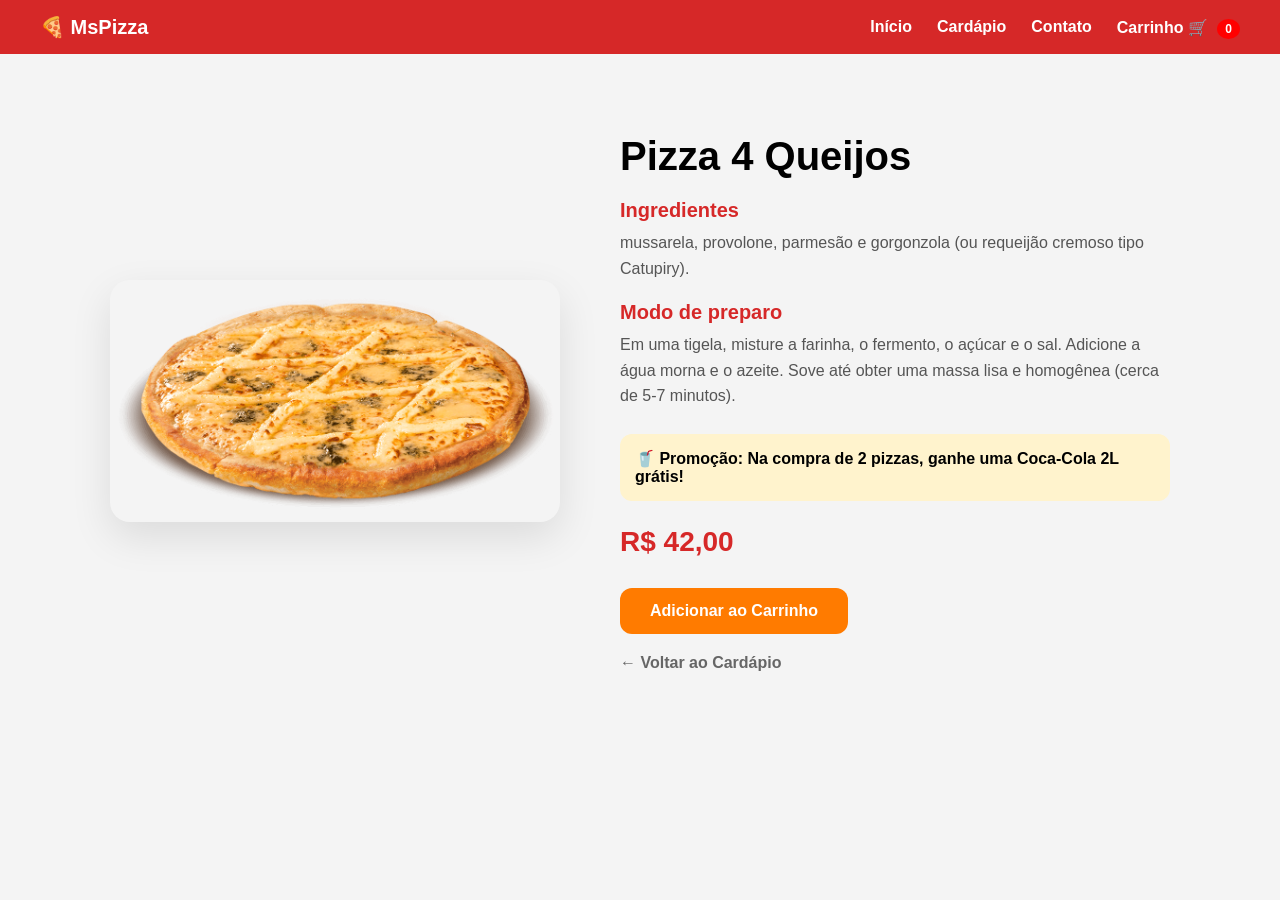
<file: 4queijos.html>
<!DOCTYPE html>
<html lang="pt-br">
<head>
    <meta charset="UTF-8">
    <title>Pizza 4 Queijos</title>
    <link rel="stylesheet" href="style.css">
</head>
<nav class="menu">
    <div class="logo">🍕 MsPizza</div>
    <ul>
        <li><a href="index.html">Início</a></li>
        <li><a href="cardapio.html">Cardápio</a></li>
        <li><a href="contato.html">Contato</a></li>
        <li>
            <a href="carrinho.php">
                Carrinho 🛒 <span id="badge" class="badge">0</span>
            </a>
        </li>
    </ul>
</nav>

<section class="detalhe-pizza">

    <div class="detalhe-img">
        <img src="imagens/quatro-queijos.png">
    </div>

    <div class="detalhe-info">
        <h1>Pizza 4 Queijos</h1>

        <h2>Ingredientes</h2>
        <p>mussarela, provolone, parmesão e gorgonzola 
        (ou requeijão cremoso tipo Catupiry). </p>

        <h2>Modo de preparo</h2>
        <p>Em uma tigela, misture a farinha, o fermento, 
        o açúcar e o sal. Adicione a água morna e o azeite. Sove 
        até obter uma massa lisa e homogênea (cerca de 5-7 minutos).</p>

        <div class="promo">
            🥤 Promoção: Na compra de 2 pizzas, ganhe uma Coca-Cola 2L grátis!
        </div>

        <div class="preco">R$ 42,00</div>

        <button class="botao-pizza"
            onclick="adicionarCarrinho('Pizza 4 Queijos', 42)">
            Adicionar ao Carrinho
        </button>

        <br>
        <a class="voltar" href="cardapio.html">← Voltar ao Cardápio</a>
    </div>

</section>


<script src="script.js"></script>
</body>
</html>
</body>
</html>
</file>
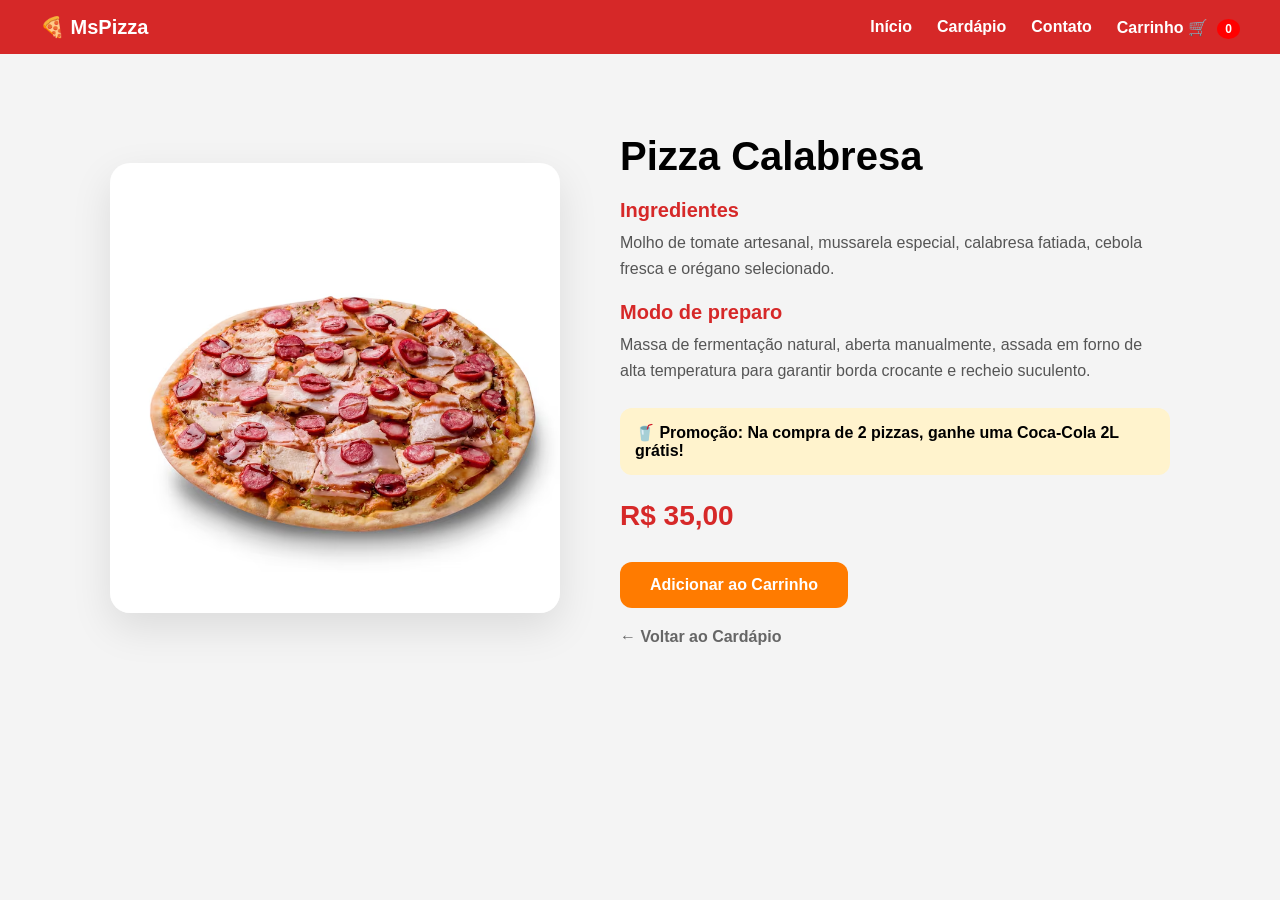
<file: calabresa.html>
<!DOCTYPE html>
<html lang="pt-br">
<head>
    <meta charset="UTF-8">
    <title>Pizza Calabresa</title>
    <link rel="stylesheet" href="style.css">
</head>
<body>

<nav class="menu">
    <div class="logo">🍕 MsPizza</div>
    <ul>
        <li><a href="index.html">Início</a></li>
        <li><a href="cardapio.html">Cardápio</a></li>
        <li><a href="contato.html">Contato</a></li>
        <li>
            <a href="carrinho.php">
                Carrinho 🛒 <span id="badge" class="badge">0</span>
            </a>
        </li>
    </ul>
</nav>

<section class="detalhe-pizza">

   <div class="detalhe-img">
        <img src="imagens/calabresa.jpg">
    </div>

    <div class="detalhe-info">
        <h1>Pizza Calabresa</h1>

        <h2>Ingredientes</h2>
        <p>Molho de tomate artesanal, mussarela especial,
        calabresa fatiada, cebola fresca e orégano selecionado.</p>

        <h2>Modo de preparo</h2>
        <p>Massa de fermentação natural, aberta manualmente,
        assada em forno de alta temperatura para garantir
        borda crocante e recheio suculento.</p>

        <div class="promo">
            🥤 Promoção: Na compra de 2 pizzas, ganhe uma Coca-Cola 2L grátis!
        </div>

        <div class="preco">R$ 35,00</div>

        <button class="botao-pizza"
            onclick="adicionarCarrinho('Pizza Calabresa', 35)">
            Adicionar ao Carrinho
        </button>

        <br>
        <a class="voltar" href="cardapio.html">← Voltar ao Cardápio</a>
    </div>

</section>

 
<script src="script.js"></script>
</body>
</html>
</file>
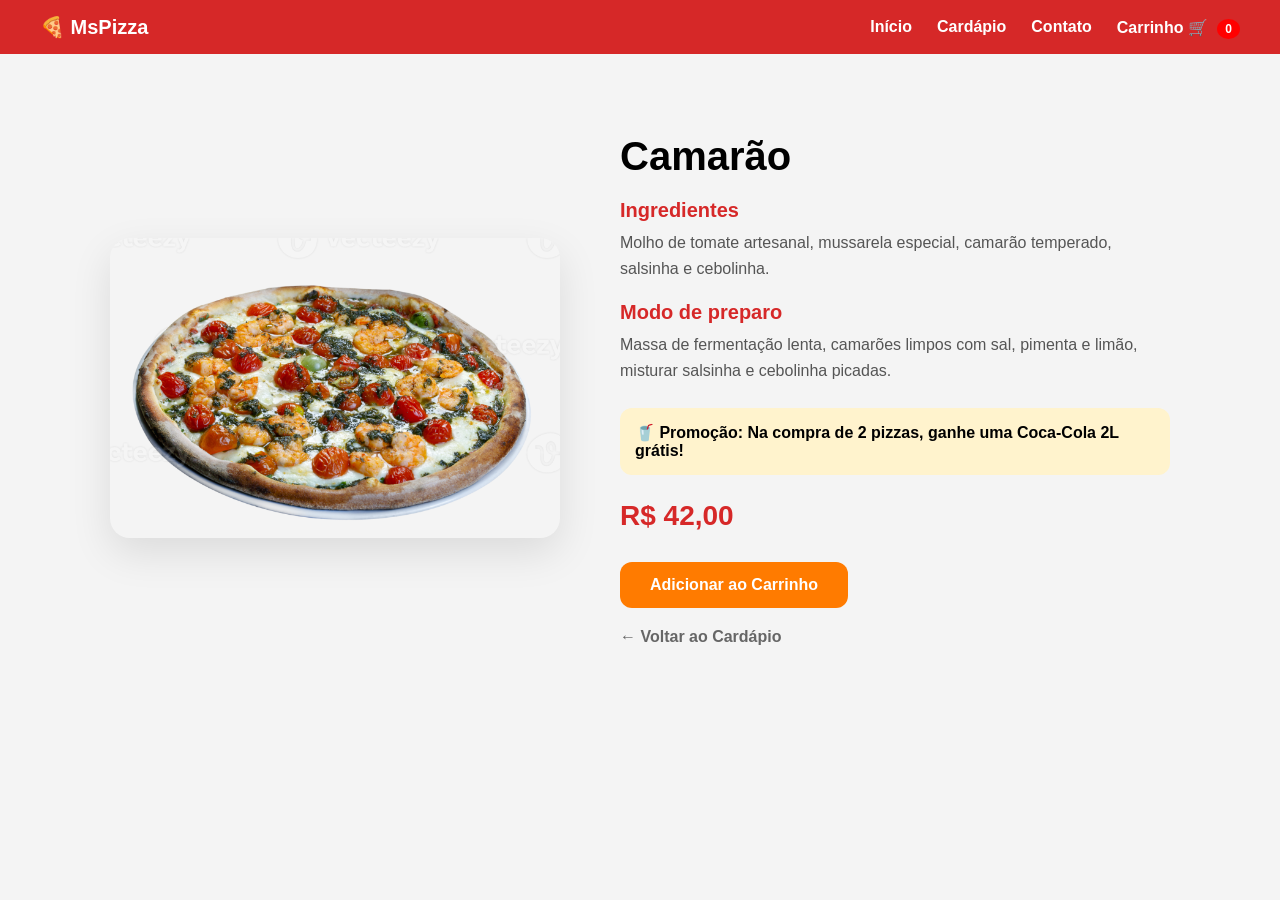
<file: camarao.html>
<!DOCTYPE html>
<html lang="pt-br">
<head>
    <meta charset="UTF-8">
    <title>Pizza Camarão</title>
    <link rel="stylesheet" href="style.css">
</head>
<body>

<nav class="menu">
    <div class="logo">🍕 MsPizza</div>
    <ul>
        <li><a href="index.html">Início</a></li>
        <li><a href="cardapio.html">Cardápio</a></li>
        <li><a href="contato.html">Contato</a></li>
        <li>
            <a href="carrinho.php">
                Carrinho 🛒 <span id="badge" class="badge">0</span>
            </a>
        </li>
    </ul>
</nav>

<section class="detalhe-pizza">

    <div class="detalhe-img">
        <img src="imagens/camarao.jpg">
    </div>

    <div class="detalhe-info">
        <h1>Camarão</h1>

        <h2>Ingredientes</h2>
        <p>Molho de tomate artesanal, mussarela especial,
        camarão temperado, salsinha e cebolinha.</p>

        <h2>Modo de preparo</h2>
        <p>Massa de fermentação lenta, camarões limpos 
        com sal, pimenta e limão, misturar salsinha e cebolinha picadas.</p>
        

        <div class="promo">
            🥤 Promoção: Na compra de 2 pizzas, ganhe uma Coca-Cola 2L grátis!
        </div>

        <div class="preco">R$ 42,00</div>

        <button class="botao-pizza"
            onclick="adicionarCarrinho('Camarão', 42)">
            Adicionar ao Carrinho
        </button>

        <br>
        <a class="voltar" href="cardapio.html">← Voltar ao Cardápio</a>
    </div>

</section>


<script src="script.js"></script>
</body>
</html>
</file>
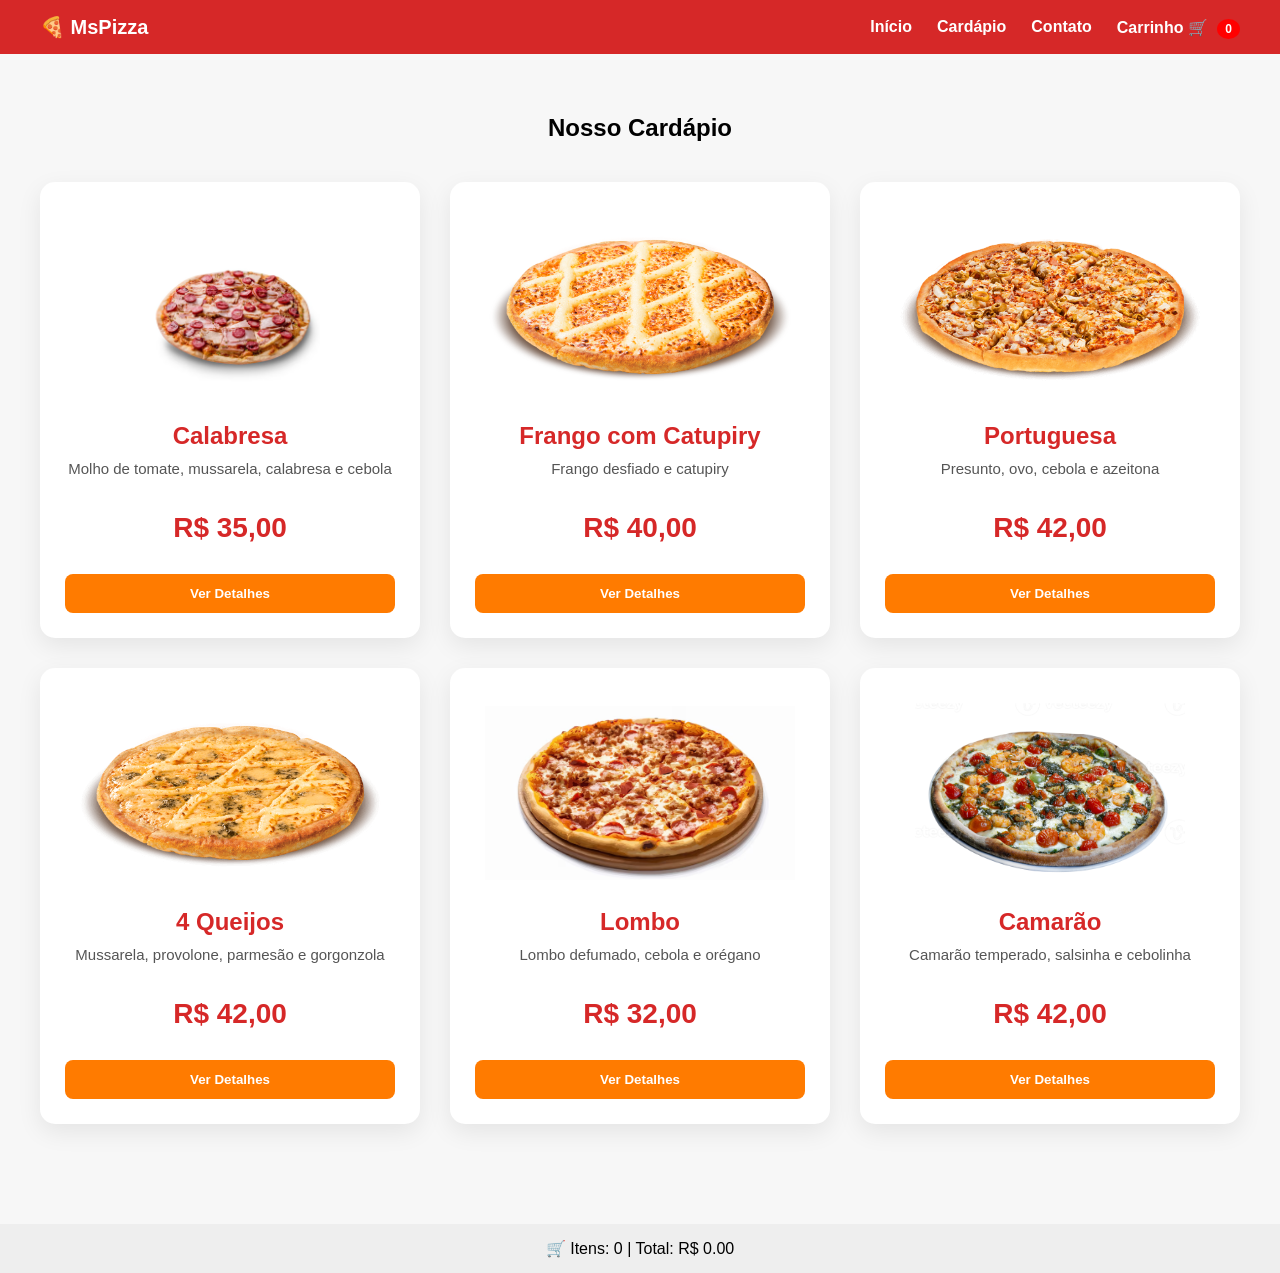
<file: cardapio.html>
<!DOCTYPE html>
<html lang="pt-br">
<head>
<meta charset="UTF-8">
<meta name="viewport" content="width=device-width, initial-scale=1.0">
<title>Cardápio - MsPizza</title>

<link rel="stylesheet" href="cardapio.css">
<link rel="stylesheet" href="style.css">

</head>
<body>

<nav class="menu">
    <div class="logo">🍕 MsPizza</div>
    <ul>
        <li><a href="index.html">Início</a></li>
        <li><a href="cardapio.html">Cardápio</a></li>
        <li><a href="contato.html">Contato</a></li>
        <li>
            <a href="carrinho.php">
                Carrinho 🛒 <span id="badge" class="badge">0</span>
            </a>
        </li>
    </ul>
</nav>

<section class="cardapio-container">
    <h1>Nosso Cardápio</h1>

    <div class="cardapio-grid">

        <div class="pizza-card">
            <img src="imagens/calabresa.jpg" alt="Pizza Calabresa">
            <h2>Calabresa</h2>
            <p>Molho de tomate, mussarela, calabresa e cebola</p>
            <span class="preco">R$ 35,00</span>
            <a href="calabresa.html">
                <button>Ver Detalhes</button>
            </a>
        </div>

        <div class="pizza-card">
            <img src="imagens/catupiry.jpg" alt="Pizza Frango">
            <h2>Frango com Catupiry</h2>
            <p>Frango desfiado e catupiry</p>
            <span class="preco">R$ 40,00</span>
            <a href="frango.html">
                <button>Ver Detalhes</button>
            </a>
        </div>

        <div class="pizza-card">
            <img src="imagens/portuguesa.png" alt="Pizza Portuguesa">
            <h2>Portuguesa</h2>
            <p>Presunto, ovo, cebola e azeitona</p>
            <span class="preco">R$ 42,00</span>
            <a href="portuguesa.html">
                <button>Ver Detalhes</button>
            </a>
        </div>

        <div class="pizza-card">
            <img src="imagens/quatro-queijos.png" alt="Pizza 4 Queijos">
            <h2>4 Queijos</h2>
            <p>Mussarela, provolone, parmesão e gorgonzola</p>
            <span class="preco">R$ 42,00</span>
            <a href="4queijos.html">
                <button>Ver Detalhes</button>
            </a>
        </div>

        <div class="pizza-card">
            <img src="imagens/lombo.jpg" alt="Pizza Lombo">
            <h2>Lombo</h2>
            <p>Lombo defumado, cebola e orégano</p>
            <span class="preco">R$ 32,00</span>
            <a href="lombo.html">
                <button>Ver Detalhes</button>
            </a>
        </div>

        <div class="pizza-card">
            <img src="imagens/camarao.jpg" alt="Pizza Camarão">
            <h2>Camarão</h2>
            <p>Camarão temperado, salsinha e cebolinha</p>
            <span class="preco">R$ 42,00</span>
            <a href="camarao.html">
                <button>Ver Detalhes</button>
            </a>
        </div>

    </div>
</section>

<div class="carrinho">
  🛒 Itens: <span id="itens">0</span> |
  Total: R$ <span id="total">0.00</span>
</div>

<script src="script.js"></script>

</body>
</html>
</file>
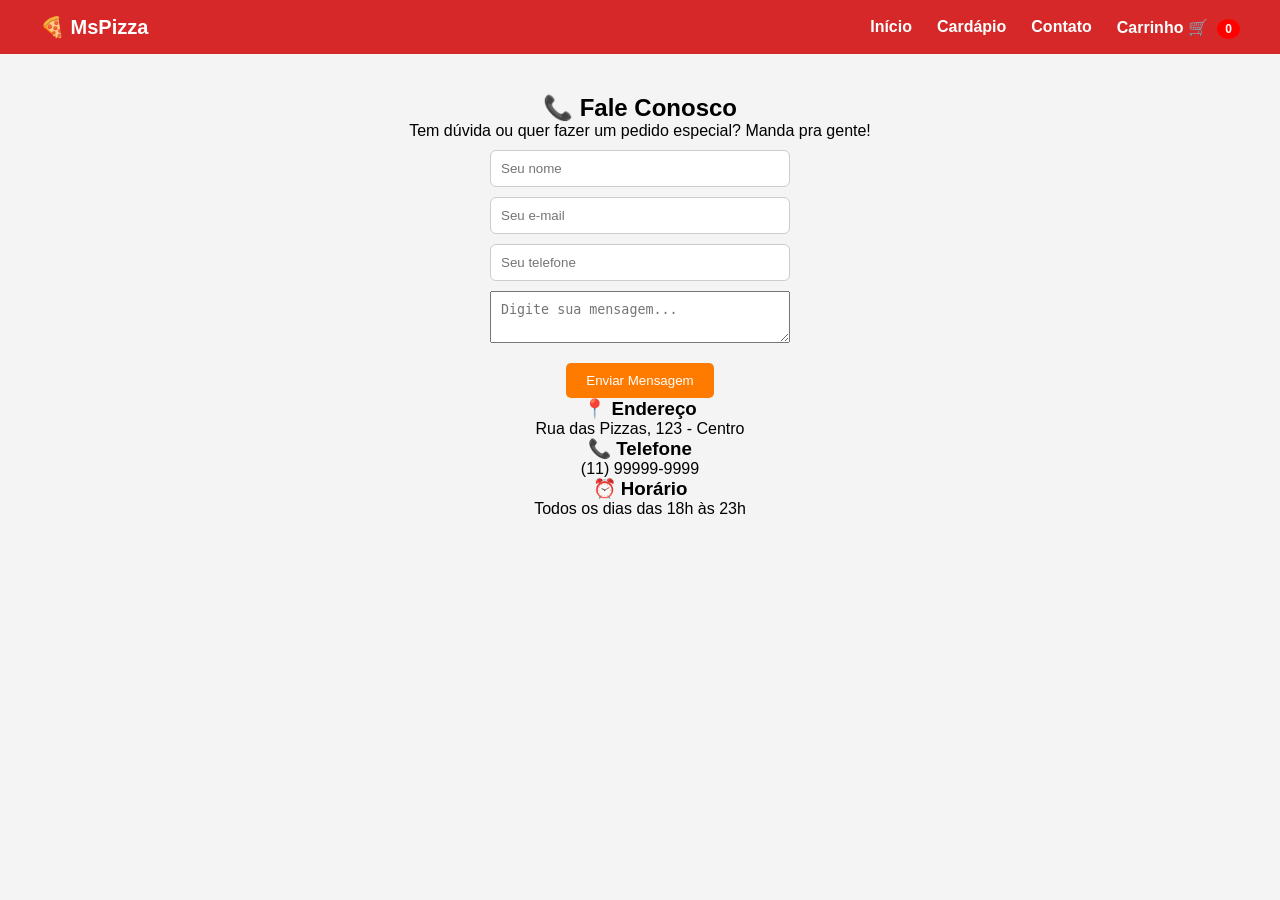
<file: contato.html>
<!DOCTYPE html>
<html lang="pt-br">
<head>
    <meta charset="UTF-8">
    <title>Contato - MsPizza</title>
    <link rel="stylesheet" href="style.css">
</head>
<body>

<nav class="menu">
    <div class="logo">🍕 MsPizza</div>
    <ul>
        <li><a href="index.html">Início</a></li>
        <li><a href="cardapio.html">Cardápio</a></li>
        <li><a href="contato.html">Contato</a></li>
        <li>
            <a href="carrinho.html">
                Carrinho 🛒 <span id="badge" class="badge">0</span>
            </a>
        </li>
    </ul>
</nav>
 
<section class="contato">
    <h1>📞 Fale Conosco</h1>
    <p>Tem dúvida ou quer fazer um pedido especial? Manda pra gente!</p>

    <div class="contato-container">
        
        <form class="form-contato">
            <input type="text" placeholder="Seu nome" required>
            <input type="email" placeholder="Seu e-mail" required>
            <input type="tel" placeholder="Seu telefone">
            <textarea placeholder="Digite sua mensagem..." required></textarea>
            <button type="submit">Enviar Mensagem</button>
        </form>

        <div class="info-contato">
            <h3>📍 Endereço</h3>
            <p>Rua das Pizzas, 123 - Centro</p>

            <h3>📞 Telefone</h3>
            <p>(11) 99999-9999</p>

            <h3>⏰ Horário</h3>
            <p>Todos os dias das 18h às 23h</p>
        </div>

    </div>
</section>

<script src="script.js"></script>
</body>
</html>
</file>
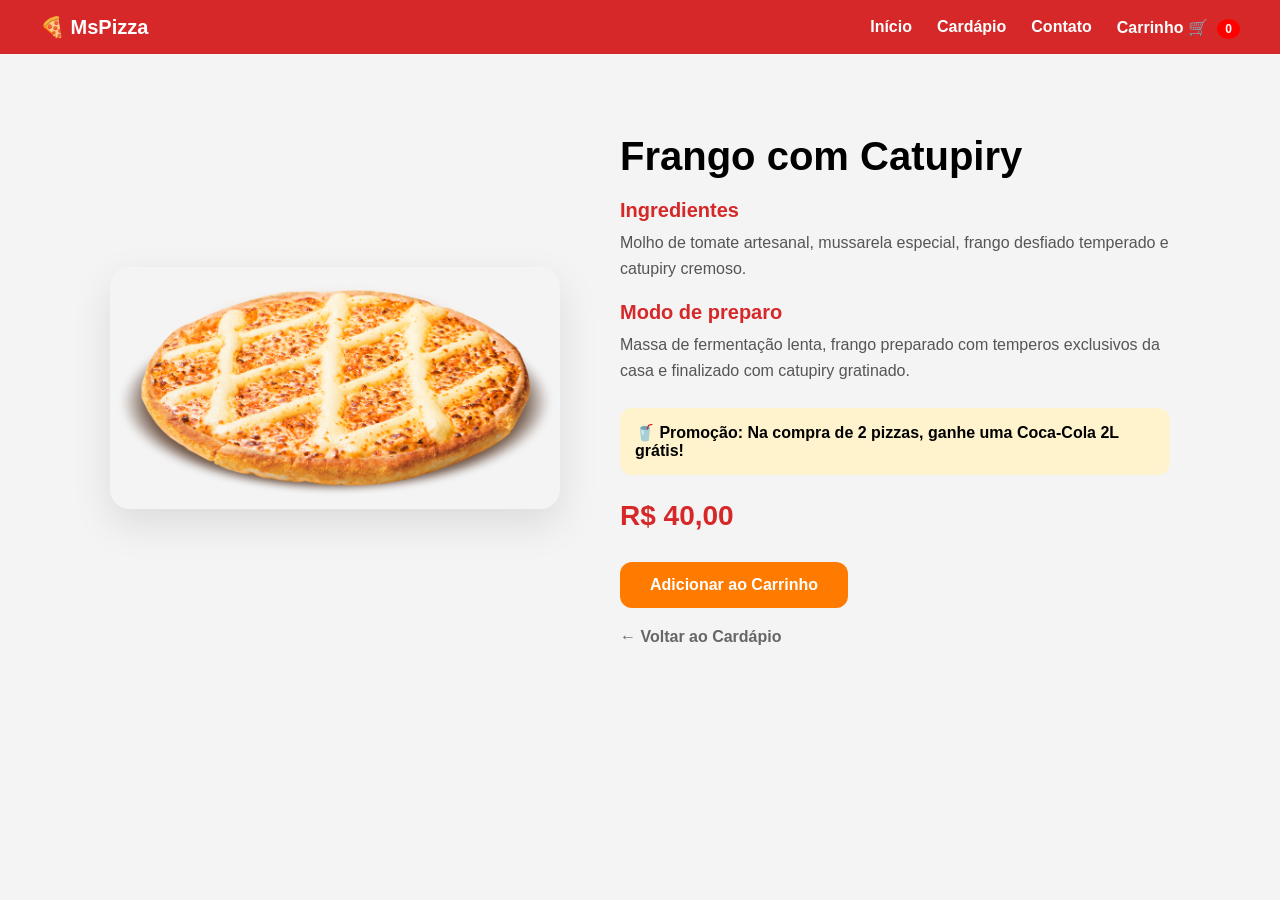
<file: frango.html>
<!DOCTYPE html>
<html lang="pt-br">
<head>
    <meta charset="UTF-8">
    <title>Pizza Frango com Catupiry</title>
    <link rel="stylesheet" href="style.css">
</head>
<body>

<nav class="menu">
    <div class="logo">🍕 MsPizza</div>
    <ul>
        <li><a href="index.html">Início</a></li>
        <li><a href="cardapio.html">Cardápio</a></li>
        <li><a href="contato.html">Contato</a></li>
        <li>
            <a href="carrinho.php">
                Carrinho 🛒 <span id="badge" class="badge">0</span>
            </a>
        </li>
    </ul>
</nav>

<section class="detalhe-pizza">

    <div class="detalhe-img">
        <img src="imagens/catupiry.jpg">
    </div>

    <div class="detalhe-info">
        <h1>Frango com Catupiry</h1>

        <h2>Ingredientes</h2>
        <p>Molho de tomate artesanal, mussarela especial,
        frango desfiado temperado e catupiry cremoso.</p>

        <h2>Modo de preparo</h2>
        <p>Massa de fermentação lenta, frango preparado
        com temperos exclusivos da casa e finalizado
        com catupiry gratinado.</p>

        <div class="promo">
            🥤 Promoção: Na compra de 2 pizzas, ganhe uma Coca-Cola 2L grátis!
        </div>

        <div class="preco">R$ 40,00</div>

        <button class="botao-pizza"
            onclick="adicionarCarrinho('Frango com Catupiry', 40)">
            Adicionar ao Carrinho
        </button>

        <br>
        <a class="voltar" href="cardapio.html">← Voltar ao Cardápio</a>
    </div>

</section>


<script src="script.js"></script>
</body>
</html>
</file>
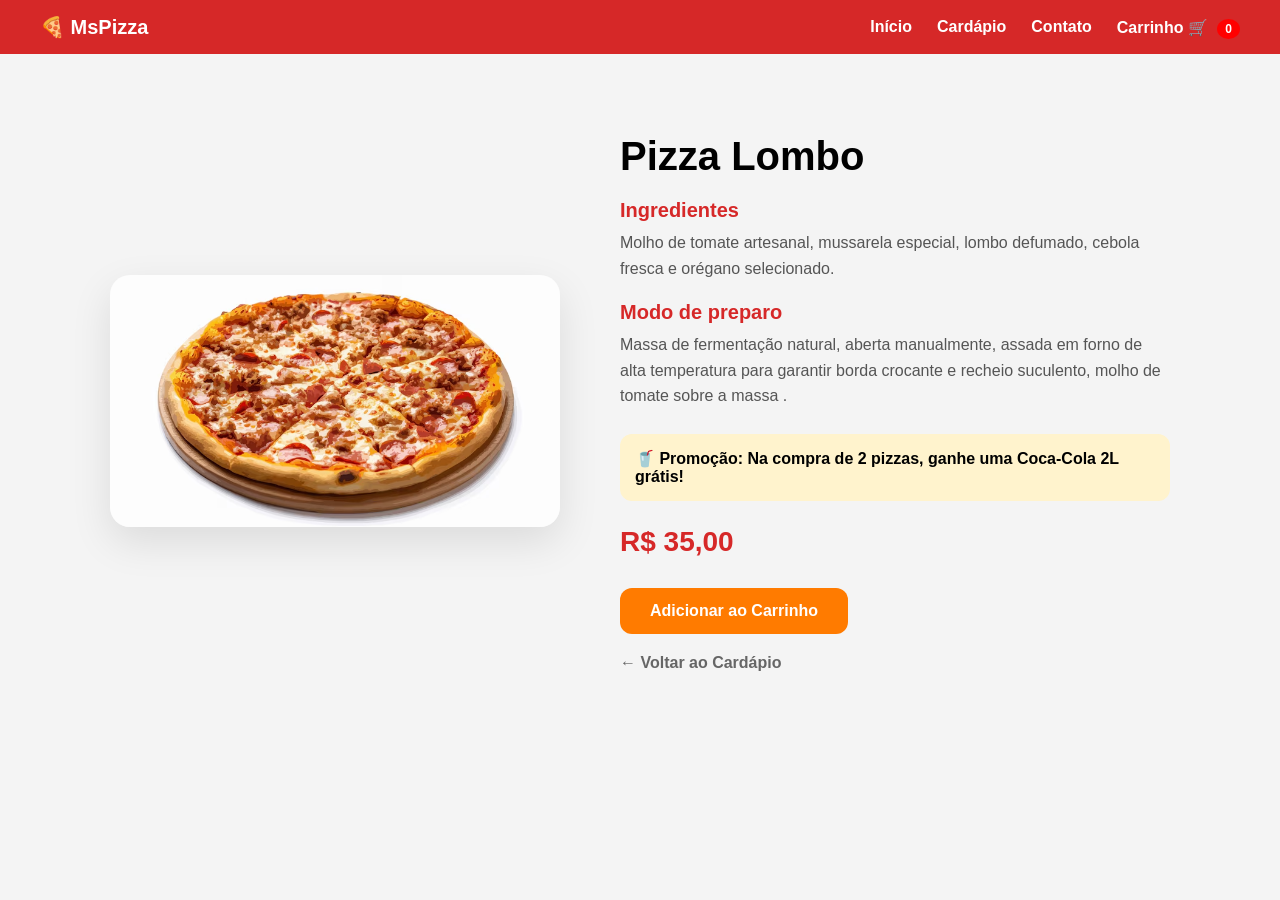
<file: lombo.html>
<!DOCTYPE html>
<html lang="pt-br">
<head>
    <meta charset="UTF-8">
    <title>Pizza Lombo</title>
    <link rel="stylesheet" href="style.css">
</head>
<body>

<nav class="menu">
    <div class="logo">🍕 MsPizza</div>
    <ul>
        <li><a href="index.html">Início</a></li>
        <li><a href="cardapio.html">Cardápio</a></li>
        <li><a href="contato.html">Contato</a></li>
        <li>
            <a href="carrinho.php">
                Carrinho 🛒 <span id="badge" class="badge">0</span>
            </a>
        </li>
    </ul>
</nav>

<section class="detalhe-pizza">

   <div class="detalhe-img">
        <img src="imagens/lombo.jpg">
    </div>

    <div class="detalhe-info">
        <h1>Pizza Lombo</h1>

        <h2>Ingredientes</h2>
        <p>Molho de tomate artesanal, mussarela especial,
        lombo defumado, cebola fresca e orégano selecionado.</p>

        <h2>Modo de preparo</h2>
        <p>Massa de fermentação natural, aberta manualmente,
        assada em forno de alta temperatura para garantir
        borda crocante e recheio suculento, molho de tomate sobre a massa  .</p>

        <div class="promo">
            🥤 Promoção: Na compra de 2 pizzas, ganhe uma Coca-Cola 2L grátis!
        </div>

        <div class="preco">R$ 35,00</div>

        <button class="botao-pizza"
            onclick="adicionarCarrinho('Pizza Lombo', 35)">
            Adicionar ao Carrinho
        </button>

        <br>
        <a class="voltar" href="cardapio.html">← Voltar ao Cardápio</a>
    </div>

</section>

 
<script src="script.js"></script>
</body>
</html>
</file>
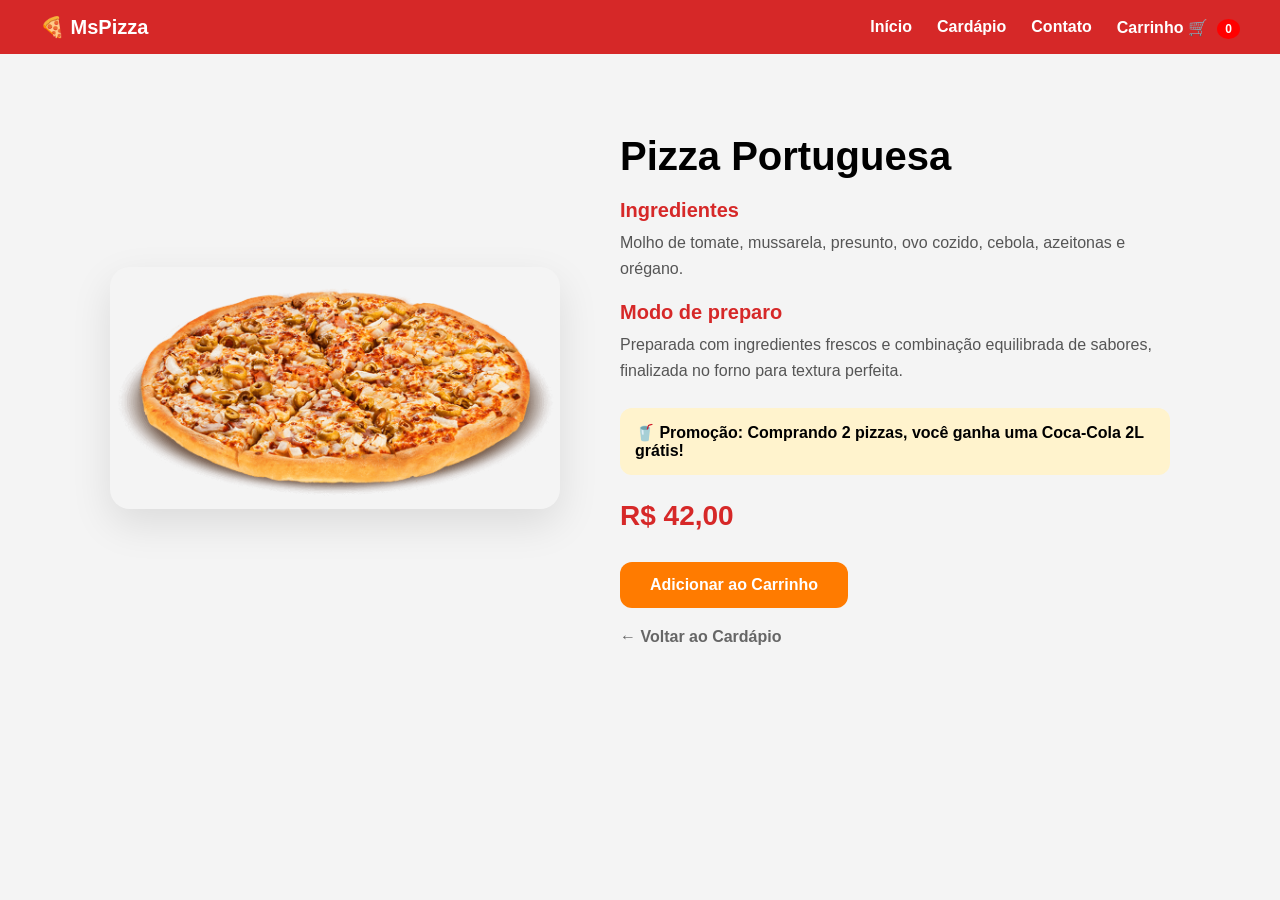
<file: portuguesa.html>
<!DOCTYPE html>
<html lang="pt-br">
<head>
    <meta charset="UTF-8">
    <title>Pizza Portuguesa</title>
    <link rel="stylesheet" href="style.css">
</head>
<body>

<nav class="menu">
    <div class="logo">🍕 MsPizza</div>
    <ul>
        <li><a href="index.html">Início</a></li>
        <li><a href="cardapio.html">Cardápio</a></li>
        <li><a href="contato.html">Contato</a></li>
        <li>
            <a href="carrinho.php">
                Carrinho 🛒 <span id="badge" class="badge">0</span>
            </a>
        </li>
    </ul>
</nav>

<section class="detalhe-pizza">

    <div class="detalhe-img">
        <img src="imagens/portuguesa.png">
    </div>

    <div class="detalhe-info">
        <h1>Pizza Portuguesa</h1>

        <h2>Ingredientes</h2>
        <p>Molho de tomate, mussarela, presunto,
        ovo cozido, cebola, azeitonas e orégano.</p>

        <h2>Modo de preparo</h2>
        <p>Preparada com ingredientes frescos e
        combinação equilibrada de sabores,
        finalizada no forno para textura perfeita.</p>

        <div class="promo">
            🥤 Promoção: Comprando 2 pizzas, você ganha uma Coca-Cola 2L grátis!
        </div>

        <div class="preco">R$ 42,00</div>

        <button class="botao-pizza"
            onclick="adicionarCarrinho('Pizza Portuguesa', 42)">
            Adicionar ao Carrinho
        </button>

        <br>
        <a class="voltar" href="cardapio.html">← Voltar ao Cardápio</a>
    </div>

</section>


<script src="script.js"></script>
</body>
</html>
</file>
<file: style.css>
* {
  margin: 0;
  padding: 0;
  box-sizing: border-box;
}
body {
    font-family: Arial, sans-serif;
    background-color: #f4f4f4;
    margin: 0;
    padding: 0;
}
header {
  background: #d62828;
  color: white;
  display: flex;
  justify-content: space-between;
  padding: 15px 40px;
  align-items: center;
}


.hero {
  height: 400px;
  background: linear-gradient(rgba(0,0,0,0.6),rgba(0,0,0,0.6)),
  url('https://images.unsplash.com/photo-1601924638867-3ec2cda9b4a7') center/cover;
  display: flex;
  flex-direction: column;
  justify-content: center;
  align-items: center;
  color: white;
}

.botao {
  margin-top: 20px;
  background: #f77f00;
  padding: 12px 25px;
  color: white;
  text-decoration: none;
  border-radius: 6px;
}

.destaque {
  padding: 50px;
  text-align: center;
}

.cards-destaque {
  display: flex;
  justify-content: center;
  gap: 40px;
  margin-top: 20px;
}

button {
  margin-top: 10px;
  background: #f77f00;
  border: none;
  padding: 8px 12px;
  color: white;
  border-radius: 5px;
  cursor: pointer;
}

.carrinho {
  text-align: center;
  padding: 15px;
  background: #eee;
}

.contato {
  padding: 40px;
  text-align: center;
}

form input, form textarea {
  display: block;
  width: 300px;
  margin: 10px auto;
  padding: 10px;
}


.card {
    background: white;
    padding: 20px;
    border-radius: 10px;
    box-shadow: 0px 5px 15px rgba(0,0,0,0.1);
    text-align: center;
}

/* Ajuste das imagens das pizzas */
.card img {
    width: 100%;
    height: 180px;
    object-fit: contain;
}


.card h2 {
    color: #e63946;
}

.card span {
    display: block;
    margin: 15px 0;
    font-weight: bold;
    font-size: 18px;
}

button {
    background-color: #ff7b00;
    border: none;
    padding: 10px 20px;
    color: white;
    border-radius: 5px;
    cursor: pointer;
}

button:hover {
    background-color: #ff9500;
}

.card img {
    width: 100%;
    height: 180px;
    object-fit: cover;
    border-radius: 10px;
    margin-bottom: 15px;
}


body {
    margin: 0;
    font-family: Arial, Helvetica, sans-serif;
}

.hero {
    display: flex;
    align-items: center;
    justify-content: space-between;
    padding: 60px;
    background: linear-gradient(135deg, #ff512f, #dd2476);
    
}

.hero-text {
    max-width: 50%;
}

.hero-text h1 {
    font-size: 48px;
    margin-bottom: 20px;
}

.hero-text p {
    font-size: 20px;
    margin-bottom: 30px;
}

.btn {
    background-color: white;
    color: #dd2476;
    padding: 12px 25px;
    text-decoration: none;
    font-weight: bold;
    border-radius: 30px;
    transition: 0.3s;
}

.btn:hover {
    background-color: #ffe6f0;
}

.hero-img img {
    width: 400px;
}

.hero {
    display: flex;
    align-items: center;
    justify-content: space-between;
    padding: 80px;
    background: linear-gradient(135deg, #ff512f, #dd2476);
    color: white;
}

.hero-text {
    max-width: 50%;
}

.tag {
    background: white;
    color: #dd2476;
    padding: 5px 15px;
    border-radius: 20px;
    font-weight: bold;
    font-size: 14px;
}

.hero-text h1 {
    font-size: 50px;
    margin: 20px 0;
}

.hero-text p {
    font-size: 18px;
    margin-bottom: 30px;
}

.buttons {
    margin-bottom: 30px;
}

.btn-primary {
    background: white;
    color: #dd2476;
    padding: 12px 25px;
    text-decoration: none;
    border-radius: 30px;
    font-weight: bold;
    margin-right: 10px;
}

.btn-secondary {
    border: 2px solid white;
    color: white;
    padding: 12px 25px;
    text-decoration: none;
    border-radius: 30px;
}

.info {
    display: flex;
    gap: 20px;
    font-size: 14px;
}

.hero-img img {
    width: 420px;
}


.hero {
    display: flex;
    flex-direction: column;
    align-items: center;
    justify-content: center;
    text-align: center;
    padding: 100px 20px;
    background: linear-gradient(135deg, #ff512f, #dd2476);
    color: white;
}

.hero-img {
    margin-top: 40px;
}


.badge {
    background: red;
    color: white;
    padding: 3px 8px;
    border-radius: 50%;
    font-size: 12px;
    margin-left: 5px;
}

.item-carrinho {
    display: flex;
    justify-content: space-between;
    align-items: center;
    background: white;
    padding: 15px;
    margin: 10px 0;
    border-radius: 10px;
    box-shadow: 0 3px 10px rgba(0,0,0,0.1);
}

.controles {
    display: flex;
    align-items: center;
    gap: 10px;
}

.controles button {
    padding: 5px 10px;
    border-radius: 5px;
}

.notificacao {
    position: fixed;
    bottom: 20px;
    right: 20px;
    background: #ff7b00;
    color: white;
    padding: 15px 20px;
    border-radius: 10px;
    box-shadow: 0 5px 20px rgba(0,0,0,0.2);
    animation: fadeIn 0.3s ease;
}

@keyframes fadeIn {
    from { opacity: 0; transform: translateY(10px); }
    to { opacity: 1; transform: translateY(0); }
}

.carrinho-container {
    max-width: 800px;
    margin: 40px auto;
    background: white;
    padding: 30px;
    border-radius: 12px;
    box-shadow: 0 5px 15px rgba(0,0,0,0.1);
}

#lista-carrinho div {
    display: flex;
    justify-content: space-between;
    margin-bottom: 10px;
    padding: 10px;
    border-bottom: 1px solid #eee;
}

.botoes-carrinho {
    margin-top: 20px;
    display: flex;
    gap: 15px;
}

.botoes-carrinho button {
    padding: 10px 20px;
    border: none;
    border-radius: 8px;
    cursor: pointer;
    font-weight: bold;
}

.badge {
    background: red;
    color: white;
    padding: 3px 8px;
    border-radius: 50%;
    font-size: 12px;
}

.menu {
    background: #d62828;
    padding: 15px 40px;
    display: flex;
    justify-content: space-between;
    align-items: center;
}

.menu .logo {
    color: white;
    font-size: 20px;
    font-weight: bold;
}

.menu ul {
    list-style: none;
    display: flex;
    gap: 25px;
}

.menu ul li a {
    text-decoration: none;
    color: white;
    font-weight: bold;
    transition: 0.3s;
}

.menu ul li a:hover {
    color: #ffd166;
}

input, select {
    width: 100%;
    padding: 10px;
    margin: 10px 0;
    border-radius: 6px;
    border: 1px solid #ccc;
}

.cardapio-container {
    padding: 60px 20px;
    text-align: center;
}

.cardapio-grid {
    display: grid;
    grid-template-columns: repeat(auto-fit, minmax(280px, 1fr));
    gap: 40px;
    max-width: 1200px;
    margin: 40px auto;
}

.pizza-card {
    background: white;
    padding: 25px;
    border-radius: 15px;
    box-shadow: 0 8px 25px rgba(0,0,0,0.08);
    transition: 0.3s;
}

.pizza-card:hover {
    transform: translateY(-8px);
    box-shadow: 0 15px 35px rgba(0,0,0,0.15);
}

.pizza-card img {
    width: 100%;
    height: 200px;
    object-fit: contain;
    background: #fff;
    padding: 10px;
}

.pizza-card h2 {
    margin-bottom: 10px;
    color: #d62828;
}

.pizza-card p {
    font-size: 15px;
    margin-bottom: 15px;
    color: #555;
}

.preco {
    display: block;
    font-size: 22px;
    font-weight: bold;
    margin-bottom: 15px;
}

.pizza-card button {
    width: 100%;
    padding: 12px;
    background: #ff7b00;
    border: none;
    color: white;
    border-radius: 8px;
    cursor: pointer;
    font-weight: bold;
    transition: 0.3s;
}

.pizza-card button:hover {
    background: #ff9500;
}

/* ===== Melhorias apenas no cardápio ===== */

.pizza-card {
    border-radius: 15px;
    transition: 0.3s ease;
}

.pizza-card:hover {
    transform: translateY(-5px);
}

.cardapio-grid {
    gap: 30px;
}

/* ===== DETALHE DA PIZZA ===== */

.detalhe-pizza {
    max-width: 1100px;
    margin: 60px auto;
    display: flex;
    gap: 60px;
    align-items: center;
    padding: 20px;
}

.detalhe-img img {
    width: 450px;
    border-radius: 20px;
    box-shadow: 0 15px 40px rgba(0,0,0,0.1);
}

.detalhe-info {
    flex: 1;
}

.detalhe-info h1 {
    font-size: 40px;
    margin-bottom: 20px;
}

.detalhe-info h2 {
    margin-top: 20px;
    font-size: 20px;
    color: #d62828;
}

.detalhe-info p {
    margin-top: 8px;
    line-height: 1.6;
    color: #555;
}

.promo {
    margin: 25px 0;
    padding: 15px;
    background: #fff3cd;
    border-radius: 12px;
    font-weight: bold;
}

.preco {
    font-size: 28px;
    font-weight: bold;
    margin: 20px 0;
    color: #d62828;
}

.botao-pizza {
    padding: 14px 30px;
    border: none;
    border-radius: 12px;
    background: #ff7b00;
    color: white;
    font-size: 16px;
    font-weight: bold;
    cursor: pointer;
    transition: 0.3s;
}

.botao-pizza:hover {
    background: #ff9500;
    transform: scale(1.05);
}

.voltar {
    display: inline-block;
    margin-top: 20px;
    text-decoration: none;
    color: #666;
    font-weight: bold;
}

.voltar:hover {
    color: #d62828;
}
</file>
<file: cardapio.css>
/* ===== CONTAINER ===== */
.cardapio-container {
    padding: 60px 20px;
    background: #f7f7f7;
}

.cardapio-grid {
    display: grid;
    grid-template-columns: repeat(auto-fit, minmax(260px, 1fr));
    gap: 25px;
    max-width: 1200px;
    margin: auto;
}

/* ===== CARD ===== */
.pizza-card {
    background: white;
    border-radius: 18px;
    padding: 20px;
    box-shadow: 0 8px 25px rgba(0,0,0,0.06);
    display: flex;
    flex-direction: column;
    justify-content: space-between;
    transition: 0.3s ease;
}

.pizza-card:hover {
    transform: translateY(-6px);
    box-shadow: 0 15px 40px rgba(0,0,0,0.12);
}

/* ===== IMAGEM ===== */
.pizza-card img {
    width: 100%;
    height: 190px;
    object-fit: contain;
    background: #fafafa;
    padding: 10px;
    border-radius: 14px;
    margin-bottom: 15px;
}

/* ===== INFORMAÇÕES ===== */
.pizza-info h2 {
    font-size: 20px;
    margin-bottom: 8px;
}

.pizza-info p {
    font-size: 14px;
    color: #666;
    margin-bottom: 12px;
}

.preco {
    font-size: 20px;
    font-weight: bold;
    color: #d62828;
    display: block;
    margin-bottom: 15px;
}

/* ===== BOTÃO ===== */
.pizza-card button {
    padding: 12px;
    border: none;
    border-radius: 10px;
    background: #ff7b00;
    color: white;
    font-weight: bold;
    cursor: pointer;
    transition: 0.3s;
}

.pizza-card button:hover {
    background: #ff9500;
    transform: scale(1.03);
}
</file>
